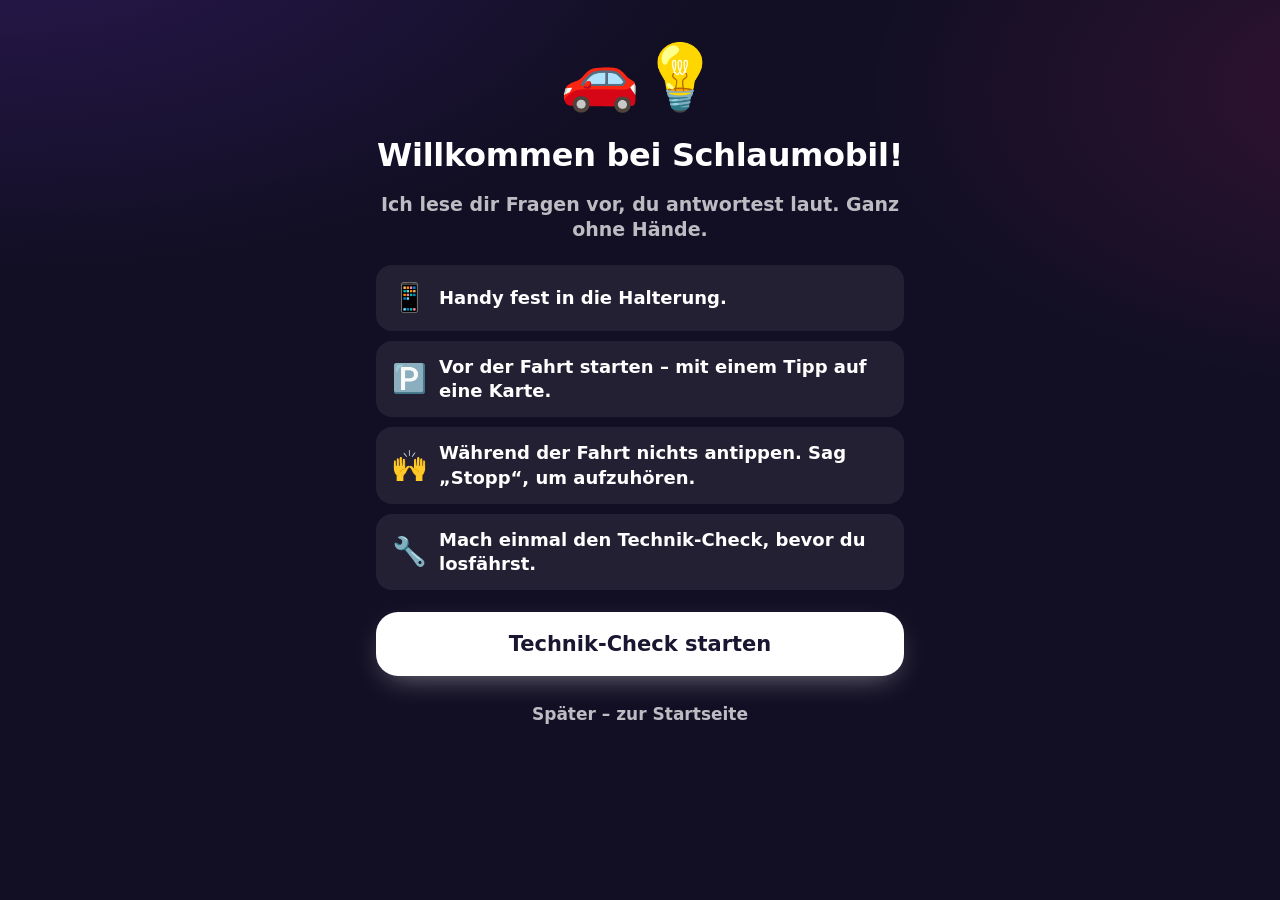
<file: index.html>
<!doctype html>
<html lang="de">
<head>
  <meta charset="utf-8">
  <meta name="viewport" content="width=device-width, initial-scale=1, viewport-fit=cover">
  <meta name="theme-color" content="#120f24">
  <meta name="color-scheme" content="dark">
  <meta name="description" content="Allgemeinwissen-Quiz per Sprache fürs Auto">
  <meta name="apple-mobile-web-app-title" content="Schlaumobil">
  <meta name="format-detection" content="telephone=no">
  <title>Schlaumobil</title>
  <link rel="manifest" href="manifest.webmanifest">
  <link rel="apple-touch-icon" href="icons/icon-180.png">
  <link rel="icon" type="image/png" sizes="192x192" href="icons/icon-192.png">
  <link rel="stylesheet" href="style.css">
</head>
<body>
  <main id="app">

    <!-- ═════════ Startseite ═════════ -->
    <section id="screen-start" class="screen" aria-labelledby="start-titel">
      <header class="kopf">
        <h1 id="start-titel" class="app-name" data-app-name>Schlaumobil</h1>
        <p id="fortschritt-zeile" class="fortschritt"></p>
      </header>
      <div id="hinweis-start" class="hinweis" hidden></div>
      <div id="karten" class="karten"></div>
      <nav class="unten">
        <button id="btn-technik" class="knopf-klein" type="button">🔧 Technik-Check</button>
        <button id="btn-einstellungen" class="knopf-klein" type="button">⚙️ Einstellungen</button>
      </nav>
    </section>

    <!-- ═════════ Erster Start ═════════ -->
    <section id="screen-intro" class="screen screen-text" hidden aria-labelledby="intro-titel">
      <div class="intro-emoji" aria-hidden="true">🚗💡</div>
      <h1 id="intro-titel">Willkommen bei <span data-app-name>Schlaumobil</span>!</h1>
      <p class="intro-text">Ich lese dir Fragen vor, du antwortest laut. Ganz ohne Hände.</p>
      <ol class="tipps">
        <li><span>📱</span> Handy fest in die Halterung.</li>
        <li><span>🅿️</span> Vor der Fahrt starten – mit einem Tipp auf eine Karte.</li>
        <li><span>🙌</span> Während der Fahrt nichts antippen. Sag „Stopp“, um aufzuhören.</li>
        <li><span>🔧</span> Mach einmal den Technik-Check, bevor du losfährst.</li>
      </ol>
      <button id="btn-intro-technik" class="knopf-gross" type="button">Technik-Check starten</button>
      <button id="btn-intro-ok" class="knopf-text" type="button">Später – zur Startseite</button>
    </section>

    <!-- ═════════ Fahrt ═════════ -->
    <section id="screen-fahrt" class="screen fahrt" hidden aria-live="polite">
      <div class="fahrt-kopf">
        <span id="fahrt-kat" class="fahrt-kat"></span>
        <span id="fahrt-zaehler" class="fahrt-zaehler"></span>
      </div>
      <div class="fahrt-mitte">
        <p id="fahrt-frage" class="frage"></p>
        <div id="fahrt-status" class="status" data-zustand="frage">
          <span class="status-symbol" aria-hidden="true"><span class="mikro">🎙️</span></span>
          <span id="fahrt-status-text" class="status-text"></span>
        </div>
        <p id="fahrt-zwischen" class="zwischen"></p>
        <div id="fahrt-loesung" class="loesung" hidden>
          <p id="fahrt-loesung-antwort" class="loesung-antwort"></p>
          <p id="fahrt-loesung-fact" class="loesung-fact"></p>
        </div>
        <p id="fahrt-hinweis" class="fahrt-hinweis" hidden></p>
      </div>
      <div class="fahrt-unten">
        <button id="btn-pause-weiter" class="knopf-gross knopf-weiter" type="button" hidden>Weiter ▶︎</button>
        <button id="btn-stopp" class="knopf-stopp" type="button">Stopp</button>
        <button id="btn-skip" class="knopf-text" type="button">Überspringen</button>
      </div>
      <form id="debug-panel" class="debug-panel" hidden>
        <strong>Debug</strong>
        <input id="debug-eingabe" type="text" placeholder="Antwort tippen …" autocomplete="off" autocapitalize="off">
        <button type="submit">Sagen</button>
        <button id="debug-stille" type="button">Stille</button>
        <button id="debug-netz" type="button">Netzfehler</button>
        <button id="debug-verboten" type="button">Kein Mikro</button>
      </form>
    </section>

    <!-- ═════════ Ergebnis ═════════ -->
    <section id="screen-ergebnis" class="screen screen-text" hidden aria-labelledby="ergebnis-titel">
      <div id="ergebnis-emoji" class="ergebnis-emoji" aria-hidden="true">🏁</div>
      <h1 id="ergebnis-titel">Fahrt beendet</h1>
      <p id="ergebnis-zahl" class="ergebnis-zahl"></p>
      <p id="ergebnis-unter" class="ergebnis-unter"></p>
      <h2 id="ergebnis-liste-titel" class="liste-titel" hidden>Das war noch nicht richtig</h2>
      <p id="ergebnis-liste-info" class="klein" hidden>Falsch verstanden? Tippe im Stand auf „War doch richtig“.</p>
      <ul id="ergebnis-liste" class="falsch-liste"></ul>
      <div class="knopf-reihe">
        <button id="btn-ergebnis-nochmal" class="knopf-gross" type="button">Nochmal fahren</button>
        <button id="btn-ergebnis-start" class="knopf-text" type="button">Zur Startseite</button>
      </div>
    </section>

    <!-- ═════════ Einstellungen ═════════ -->
    <section id="screen-einstellungen" class="screen screen-text" hidden aria-labelledby="einst-titel">
      <div class="leiste"><button class="zurueck" type="button" data-zurueck>‹ Zurück</button></div>
      <h1 id="einst-titel">Einstellungen</h1>

      <div class="gruppe">
        <label class="feld" for="einst-stimme">Stimme</label>
        <div class="zeile">
          <select id="einst-stimme"></select>
          <button id="btn-stimme-test" class="knopf-klein" type="button">▶︎ Test</button>
        </div>
        <p id="einst-stimme-info" class="klein"></p>
      </div>

      <div class="gruppe">
        <label class="feld" for="einst-tempo">Sprechtempo <output id="einst-tempo-wert"></output></label>
        <input id="einst-tempo" type="range" min="0.8" max="1.2" step="0.05">
      </div>

      <div class="gruppe">
        <label class="feld" for="einst-antwortzeit">Antwortzeit <output id="einst-antwortzeit-wert"></output></label>
        <input id="einst-antwortzeit" type="range" min="5" max="15" step="1">
      </div>

      <div class="gruppe">
        <label class="schalter"><input id="einst-funfact" type="checkbox"><span>Fun Fact auch bei richtiger Antwort</span></label>
        <label class="schalter"><input id="einst-sounds" type="checkbox"><span>Soundeffekte</span></label>
        <label class="schalter"><input id="einst-hoermodus" type="checkbox"><span>Hörmodus ohne Mikro</span></label>
        <p class="klein">Im Hörmodus liest die App Frage und Lösung vor – ohne Mikrofon und ohne Wertung.</p>
        <label class="feld" for="einst-denkpause">Denkpause im Hörmodus <output id="einst-denkpause-wert"></output></label>
        <input id="einst-denkpause" type="range" min="3" max="15" step="1">
      </div>

      <div class="gruppe">
        <h2>Protokoll</h2>
        <p class="klein">Die letzten 50 Erkennungen. Kopieren und an Claude schicken, wenn etwas nicht klappt.</p>
        <div class="zeile">
          <button id="btn-protokoll-kopieren" class="knopf-klein" type="button">📋 Protokoll kopieren</button>
          <button id="btn-protokoll-leeren" class="knopf-klein" type="button">Leeren</button>
        </div>
        <ol id="protokoll-liste" class="protokoll"></ol>
      </div>

      <div class="gruppe">
        <h2>Fortschritt</h2>
        <button id="btn-reset" class="knopf-gefahr" type="button">Fortschritt zurücksetzen</button>
      </div>
      <p id="version-info" class="klein mitte"></p>
    </section>

    <!-- ═════════ Technik-Check ═════════ -->
    <section id="screen-technik" class="screen screen-text" hidden aria-labelledby="technik-titel">
      <div class="leiste"><button class="zurueck" type="button" data-zurueck>‹ Zurück</button></div>
      <h1 id="technik-titel">Technik-Check</h1>
      <p class="klein">Einmal im Stand durchgehen. Am besten im Auto, mit Bluetooth verbunden.</p>

      <article class="check" id="check-ton">
        <div class="check-kopf"><span class="check-nr">1</span><h2>Ton</h2><span class="check-icon" data-status="offen">○</span></div>
        <p class="check-text">Ich spreche einen Testsatz.</p>
        <div class="zeile">
          <button class="knopf-klein knopf-aktiv" type="button" data-aktion="ton">▶︎ Testsatz</button>
          <button class="knopf-klein" type="button" data-aktion="ton-ja" hidden>✓ Gehört</button>
          <button class="knopf-klein" type="button" data-aktion="ton-nein" hidden>✗ Nichts gehört</button>
        </div>
        <div class="check-loesung" hidden></div>
      </article>

      <article class="check" id="check-mikro">
        <div class="check-kopf"><span class="check-nr">2</span><h2>Mikro &amp; Spracherkennung</h2><span class="check-icon" data-status="offen">○</span></div>
        <p class="check-text">Tippe auf Start und sag nach dem Piepton: „Ich bin bereit“.</p>
        <div class="zeile"><button class="knopf-klein knopf-aktiv" type="button" data-aktion="mikro">🎙️ Start</button></div>
        <p class="check-erkannt" hidden></p>
        <div class="check-loesung" hidden></div>
      </article>

      <article class="check" id="check-wach">
        <div class="check-kopf"><span class="check-nr">3</span><h2>Bildschirm bleibt an</h2><span class="check-icon" data-status="offen">○</span></div>
        <p class="check-text">Prüft, ob die App den Bildschirm wach halten kann.</p>
        <div class="zeile"><button class="knopf-klein knopf-aktiv" type="button" data-aktion="wach">Prüfen</button></div>
        <div class="check-loesung" hidden></div>
      </article>

      <article class="check" id="check-umgebung">
        <div class="check-kopf"><span class="check-nr">4</span><h2>Umgebung</h2><span class="check-icon" data-status="offen">○</span></div>
        <ul class="umgebung-liste"></ul>
        <div class="check-loesung" hidden></div>
      </article>
    </section>
  </main>

  <!-- Weiter nach Unterbrechung (Anruf, andere App) -->
  <div id="overlay-weiter" class="overlay" hidden>
    <div class="overlay-box">
      <div class="overlay-emoji" aria-hidden="true">⏸️</div>
      <h2>Fahrt pausiert</h2>
      <p>Die App war im Hintergrund. Weiter geht's mit einem Tipp.</p>
      <button id="btn-overlay-weiter" class="knopf-gross knopf-weiter" type="button">Weiter ▶︎</button>
      <button id="btn-overlay-ende" class="knopf-text" type="button">Fahrt beenden</button>
    </div>
  </div>

  <!-- Eigener Bestätigungsdialog (statt confirm) -->
  <div id="dialog" class="overlay" hidden role="dialog" aria-modal="true" aria-labelledby="dialog-titel">
    <div class="overlay-box">
      <h2 id="dialog-titel"></h2>
      <p id="dialog-text"></p>
      <div class="knopf-reihe">
        <button id="dialog-ja" class="knopf-gefahr" type="button"></button>
        <button id="dialog-nein" class="knopf-text" type="button"></button>
      </div>
    </div>
  </div>

  <div id="toast" class="toast" role="status" hidden></div>

  <script src="config.js"></script>
  <script src="pruefung.js"></script>
  <script src="fragen.js"></script>
  <script src="app.js"></script>
</body>
</html>
</file>
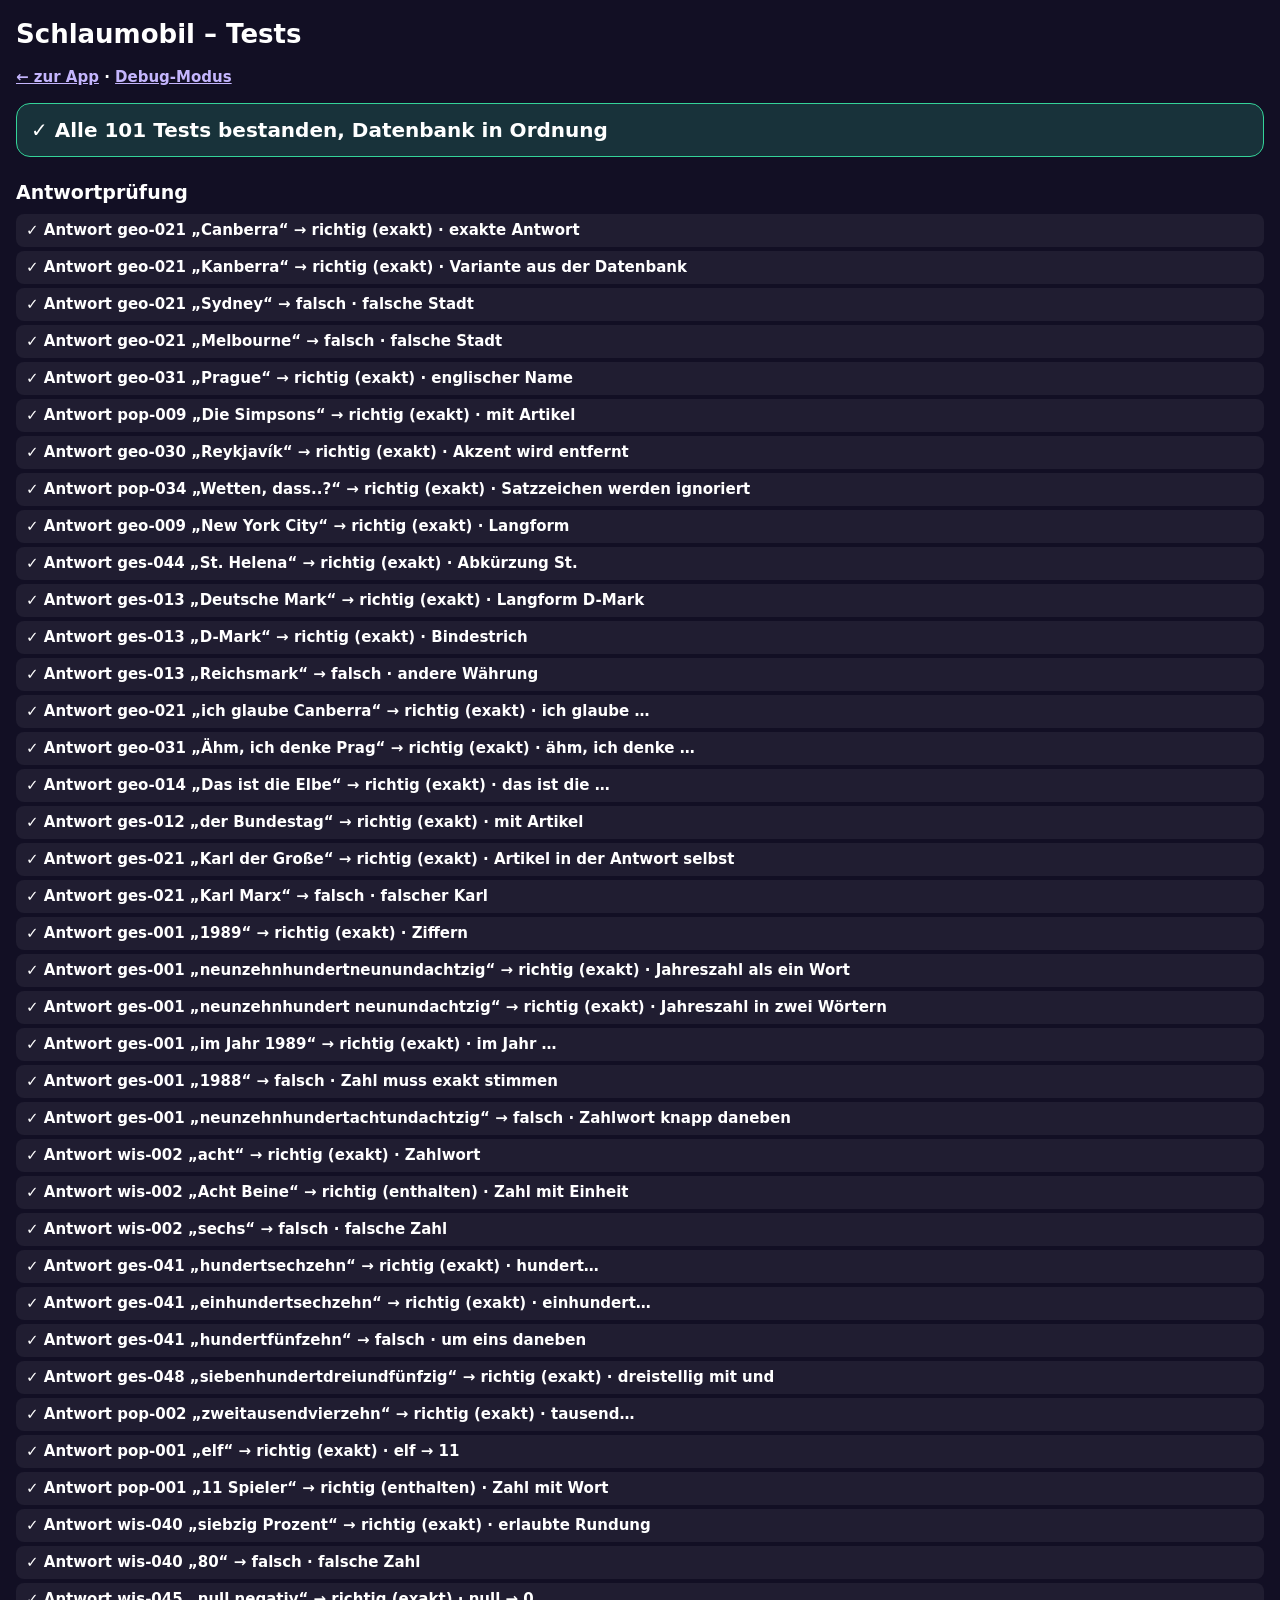
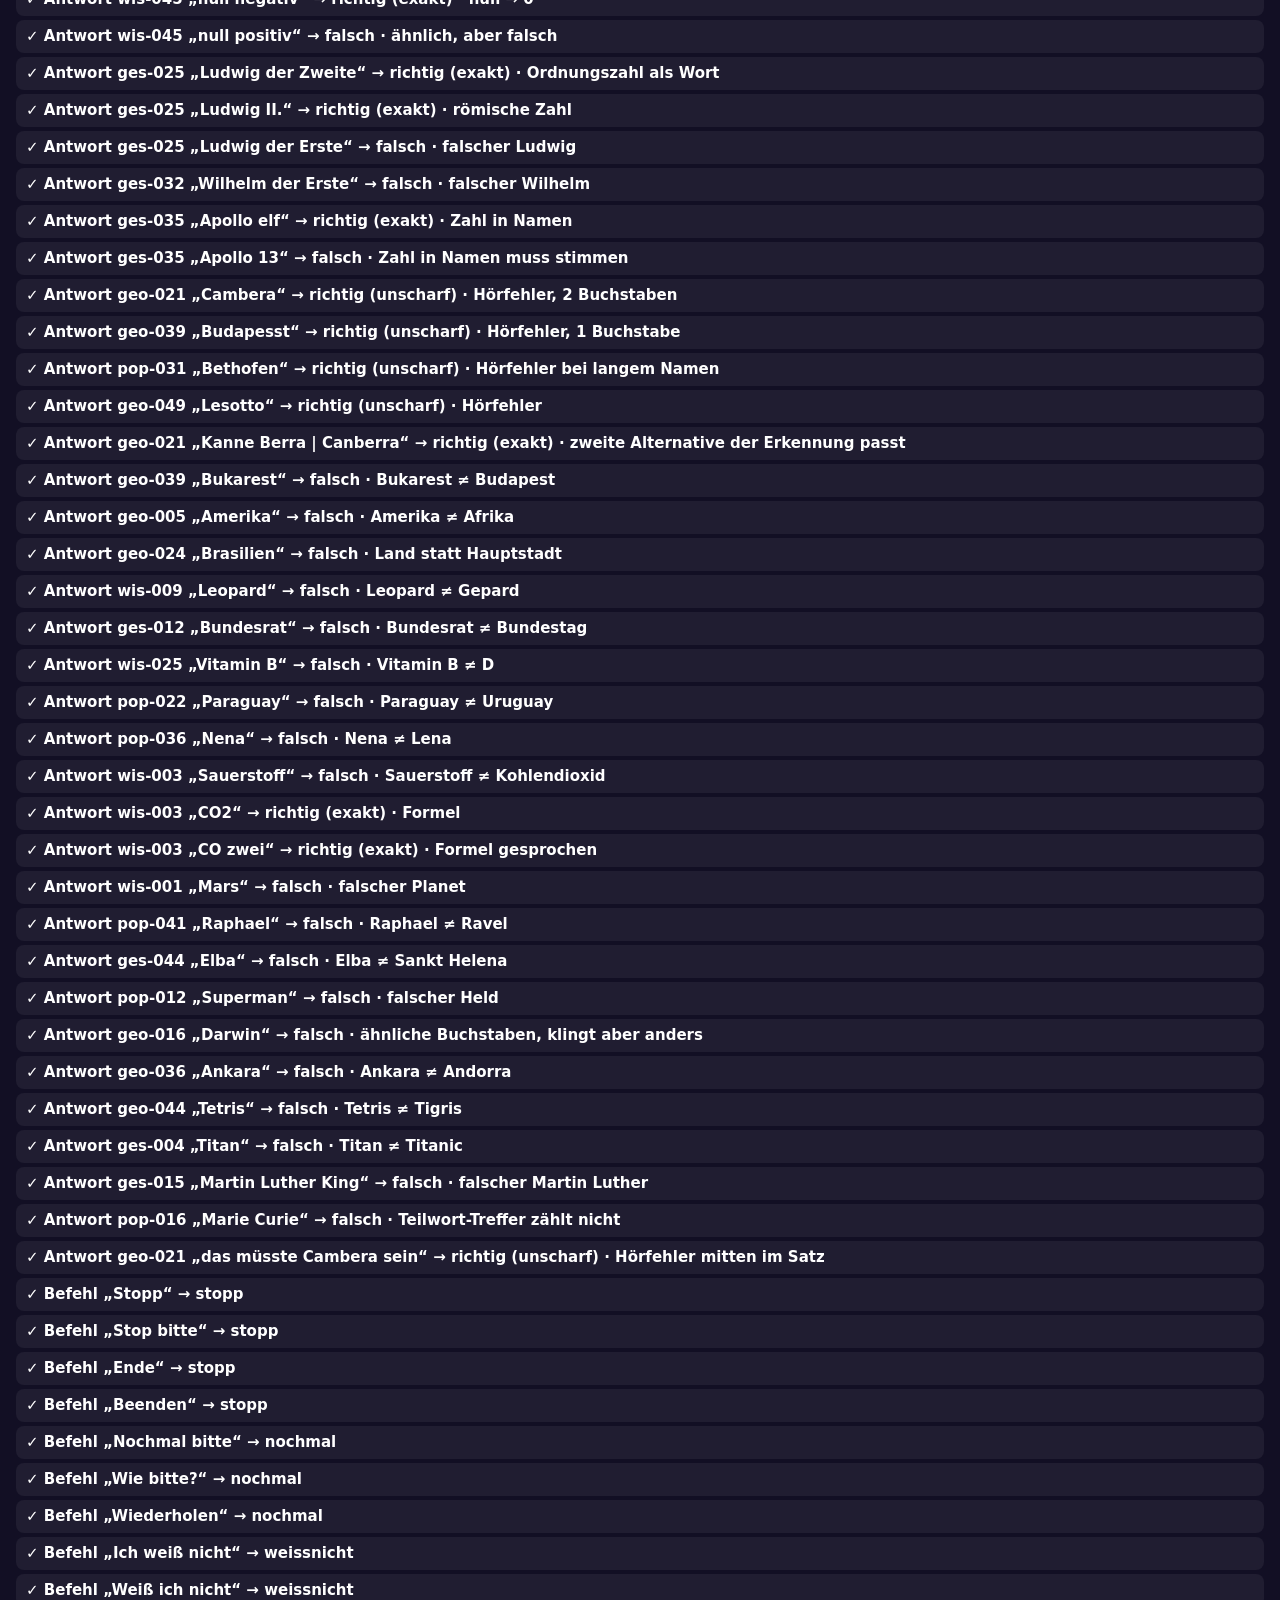
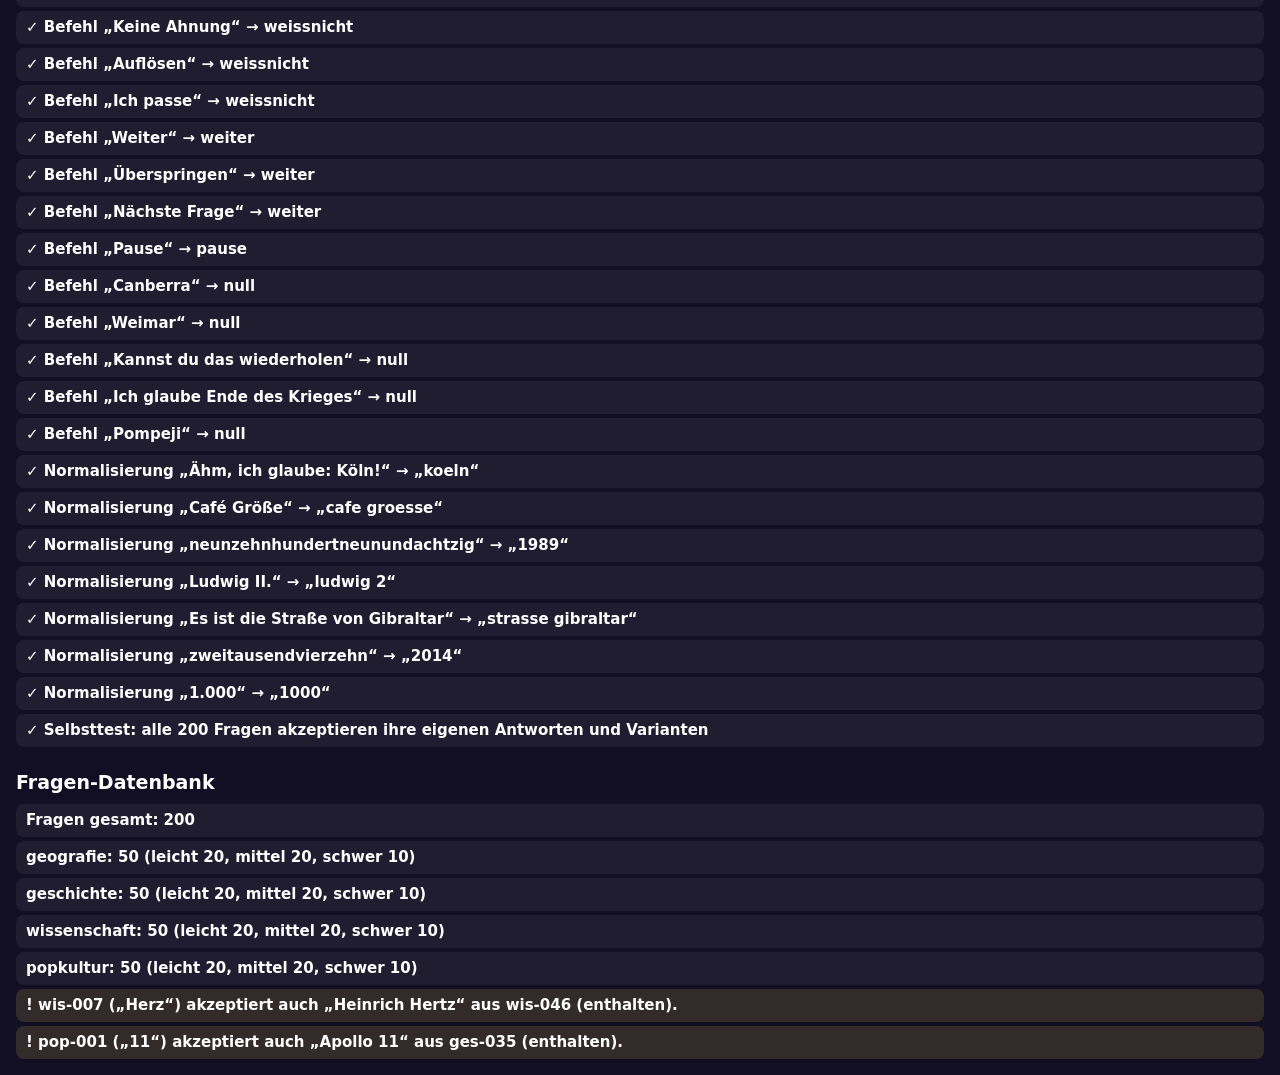
<file: tests.html>
<!doctype html>
<html lang="de">
<head>
  <meta charset="utf-8">
  <meta name="viewport" content="width=device-width, initial-scale=1">
  <title>Tests – Schlaumobil</title>
  <style>
    :root { color-scheme: dark; }
    body { margin: 0; padding: 16px; background: #120f24; color: #fff; font: 600 15px/1.4 ui-rounded, -apple-system, system-ui, sans-serif; }
    h1 { font-size: 26px; margin: 0 0 4px; }
    h2 { font-size: 19px; margin: 22px 0 8px; }
    .gesamt { font-size: 20px; padding: 12px 14px; border-radius: 14px; margin: 12px 0; }
    .gut { background: rgba(52, 211, 153, 0.18); border: 1px solid #34d399; }
    .schlecht { background: rgba(251, 113, 133, 0.18); border: 1px solid #fb7185; }
    ul { list-style: none; padding: 0; margin: 0; display: flex; flex-direction: column; gap: 4px; }
    li { padding: 6px 10px; border-radius: 8px; background: rgba(255, 255, 255, 0.06); word-break: break-word; }
    li.f { background: rgba(251, 113, 133, 0.2); }
    li.w { background: rgba(252, 211, 77, 0.14); }
    a { color: #c4b5fd; }
  </style>
</head>
<body>
  <h1>Schlaumobil – Tests</h1>
  <p><a href="./">← zur App</a> · <a href="./?debug=1">Debug-Modus</a></p>
  <div id="gesamt" class="gesamt"></div>
  <h2>Antwortprüfung</h2>
  <ul id="tests"></ul>
  <h2>Fragen-Datenbank</h2>
  <ul id="db"></ul>

  <script src="pruefung.js"></script>
  <script src="fragen.js"></script>
  <script src="tests/faelle.js"></script>
  <script src="tests/lauf.js"></script>
  <script src="tools/datenbank.js"></script>
  <script>
    (function () {
      var t = SchlaumobilTests.laufeTests(Pruefung, FRAGEN, TESTFAELLE);
      var db = SchlaumobilDatenbank.pruefeDatenbank(FRAGEN, Pruefung);
      function li(text, klasse) { var el = document.createElement("li"); el.textContent = text; if (klasse) el.className = klasse; return el; }
      var ul = document.getElementById("tests");
      t.details.slice().sort(function (a, b) { return a.ok - b.ok; }).forEach(function (d) { ul.appendChild(li((d.ok ? "✓ " : "✗ ") + d.text, d.ok ? "" : "f")); });
      var dbl = document.getElementById("db");
      var s = db.statistik;
      dbl.appendChild(li("Fragen gesamt: " + s.gesamt));
      Object.keys(s.proKategorie).forEach(function (k) {
        var d = s.proSchwierigkeit[k];
        dbl.appendChild(li(k + ": " + s.proKategorie[k] + " (leicht " + d[1] + ", mittel " + d[2] + ", schwer " + d[3] + ")"));
      });
      db.fehler.forEach(function (f) { dbl.appendChild(li("✗ " + f, "f")); });
      db.warnungen.forEach(function (w) { dbl.appendChild(li("! " + w, "w")); });
      var fehler = t.fehler + db.fehler.length;
      var g = document.getElementById("gesamt");
      g.className = "gesamt " + (fehler ? "schlecht" : "gut");
      g.textContent = fehler ? "✗ " + fehler + " Fehler" : "✓ Alle " + (t.ok) + " Tests bestanden, Datenbank in Ordnung";
      document.title = (fehler ? "✗ " : "✓ ") + document.title;
      window.TESTERGEBNIS = { ok: t.ok, fehler: fehler };
    })();
  </script>
</body>
</html>
</file>
<file: style.css>
/* ═════════ Schlaumobil – Design ═════════ */
:root {
  --bg: #120f24;
  --bg-2: #1c1836;
  --flaeche: rgba(255, 255, 255, 0.07);
  --flaeche-2: rgba(255, 255, 255, 0.12);
  --rand: rgba(255, 255, 255, 0.12);
  --text: #ffffff;
  --text-2: rgba(255, 255, 255, 0.72);
  --text-3: rgba(255, 255, 255, 0.5);
  --gruen: #34d399;
  --rot: #fb7185;
  --gelb: #fcd34d;
  --stopp: #b4233a;
  --radius: 28px;
  --radius-klein: 16px;
  --schrift: ui-rounded, "SF Pro Rounded", "SF Pro Display", -apple-system, system-ui, "Segoe UI", Roboto, "Helvetica Neue", Arial, sans-serif;
  --sicher-oben: env(safe-area-inset-top, 0px);
  --sicher-unten: env(safe-area-inset-bottom, 0px);
  --uebergang: 260ms cubic-bezier(0.2, 0.7, 0.2, 1);
  color-scheme: dark;
}

* { box-sizing: border-box; -webkit-tap-highlight-color: transparent; }
html { -webkit-text-size-adjust: 100%; text-size-adjust: 100%; }
html, body { margin: 0; padding: 0; background: var(--bg); color: var(--text); }
body {
  font-family: var(--schrift);
  font-weight: 600;
  line-height: 1.35;
  min-height: 100vh;
  min-height: 100dvh;
  overflow-x: hidden;
  background:
    radial-gradient(1200px 600px at 0% -10%, rgba(124, 58, 237, 0.22), transparent 60%),
    radial-gradient(900px 500px at 110% 10%, rgba(219, 39, 119, 0.16), transparent 60%),
    var(--bg);
  background-attachment: fixed;
}
button, input, select { font: inherit; color: inherit; }
button { cursor: pointer; border: 0; background: none; touch-action: manipulation; }
button:focus-visible, input:focus-visible, select:focus-visible { outline: 3px solid #fff; outline-offset: 3px; }
[hidden] { display: none !important; }
h1, h2 { margin: 0; font-weight: 900; letter-spacing: -0.01em; }

#app { max-width: 560px; margin: 0 auto; }
.screen {
  min-height: 100vh;
  min-height: 100dvh;
  padding: calc(16px + var(--sicher-oben)) 16px calc(16px + var(--sicher-unten));
  animation: rein var(--uebergang);
}
@keyframes rein { from { opacity: 0; transform: translateY(8px); } to { opacity: 1; transform: none; } }

/* ───── Startseite ───── */
#screen-start { display: flex; flex-direction: column; gap: 14px; }
.kopf { padding: 4px 4px 0; }
.app-name { font-size: 40px; line-height: 1.05; font-weight: 900; letter-spacing: -0.02em; }
.app-name::after { content: " 🚗"; font-size: 30px; }
.fortschritt { margin: 6px 0 0; color: var(--text-2); font-size: 16px; font-weight: 700; }

.karten {
  flex: 1;
  display: grid; grid-template-columns: 1fr 1fr; gap: 12px;
  grid-template-rows: minmax(140px, 0.85fr) minmax(158px, 1fr) minmax(158px, 1fr);
  max-height: 640px;
}
.karte {
  position: relative;
  display: flex; flex-direction: column; justify-content: space-between;
  min-height: 158px;
  padding: 16px;
  border-radius: var(--radius);
  text-align: left;
  color: #fff;
  background: linear-gradient(145deg, var(--c1), var(--c2));
  box-shadow: 0 10px 28px -10px var(--c2), inset 0 1px 0 rgba(255, 255, 255, 0.25);
  overflow: hidden;
  transition: transform 140ms ease, filter 140ms ease;
}
.karte::before {
  content: "";
  position: absolute; inset: -40% -30% auto auto;
  width: 160px; height: 160px; border-radius: 50%;
  background: rgba(255, 255, 255, 0.14);
  pointer-events: none;
}
.karte:active { transform: scale(0.965); filter: brightness(1.08); }
.karte-emoji { font-size: 46px; line-height: 1; filter: drop-shadow(0 4px 8px rgba(0, 0, 0, 0.25)); }
.karte-name { font-size: 21px; line-height: 1.08; font-weight: 900; text-shadow: 0 1px 2px rgba(0, 0, 0, 0.25); hyphens: auto; -webkit-hyphens: auto; }
.karte-info {
  align-self: flex-start;
  margin-top: 8px;
  padding: 3px 10px;
  border-radius: 999px;
  background: rgba(0, 0, 0, 0.22);
  font-size: 13px; font-weight: 800;
}
.karte-unten { display: flex; flex-direction: column; position: relative; }
.karte:not(.karte-gross) .karte-name { font-size: 19px; }
.karte-gross { grid-column: 1 / -1; min-height: 150px; flex-direction: row; align-items: center; gap: 16px; }
.karte-gross .karte-emoji { font-size: 72px; }
.karte-gross .karte-name { font-size: 32px; }
.karte-gross .karte-text { display: flex; flex-direction: column; }
.karte-gross .karte-unter { font-size: 15px; font-weight: 700; opacity: 0.88; margin-top: 2px; }

.unten { display: grid; grid-template-columns: 1fr 1fr; gap: 12px; margin-top: auto; padding-top: 4px; }
.knopf-klein {
  display: inline-flex; align-items: center; justify-content: center; gap: 6px;
  min-height: 48px; padding: 10px 16px;
  border-radius: var(--radius-klein);
  background: var(--flaeche);
  border: 1px solid var(--rand);
  font-size: 16px; font-weight: 800;
}
.knopf-klein:active { background: var(--flaeche-2); }
.knopf-aktiv { background: #fff; color: #1a1530; border-color: #fff; }
.knopf-aktiv:active { background: #e8e6f3; }

.hinweis {
  padding: 14px 16px;
  border-radius: var(--radius-klein);
  background: rgba(252, 211, 77, 0.12);
  border: 1px solid rgba(252, 211, 77, 0.4);
  color: #fff3c4;
  font-size: 15px;
}
.hinweis strong { display: block; font-size: 16px; margin-bottom: 4px; color: #fff; }
.hinweis ol { margin: 6px 0 0; padding-left: 20px; }
.hinweis li { margin: 3px 0; }
.hinweis .knopf-klein { margin-top: 10px; min-height: 40px; }

/* ───── Text-Screens ───── */
.screen-text { display: flex; flex-direction: column; gap: 14px; }
.screen-text h1 { font-size: 32px; }
.screen-text h2 { font-size: 20px; }
.leiste { display: flex; }
.zurueck { font-size: 18px; font-weight: 800; color: var(--text-2); padding: 8px 4px; min-height: 44px; }
.klein { font-size: 14px; color: var(--text-2); margin: 0; }
.mitte { text-align: center; }

.knopf-gross {
  width: 100%;
  min-height: 64px;
  padding: 16px 20px;
  border-radius: 22px;
  background: #fff; color: #1a1530;
  font-size: 21px; font-weight: 900;
  box-shadow: 0 10px 30px -12px rgba(255, 255, 255, 0.5);
  transition: transform 120ms ease;
}
.knopf-gross:active { transform: scale(0.98); }
.knopf-text { min-height: 48px; padding: 10px; font-size: 17px; font-weight: 800; color: var(--text-2); }
.knopf-gefahr {
  min-height: 52px; padding: 12px 18px;
  border-radius: var(--radius-klein);
  background: rgba(251, 113, 133, 0.16); color: #ffd1d9;
  border: 1px solid rgba(251, 113, 133, 0.5);
  font-size: 17px; font-weight: 800;
}
.knopf-reihe { display: flex; flex-direction: column; gap: 6px; margin-top: 8px; }

/* Intro */
.intro-emoji { font-size: 64px; text-align: center; margin-top: 18px; }
#screen-intro h1 { text-align: center; }
.intro-text { text-align: center; font-size: 19px; color: var(--text-2); margin: 0; }
.tipps { list-style: none; margin: 8px 0; padding: 0; display: flex; flex-direction: column; gap: 10px; }
.tipps li {
  display: flex; gap: 12px; align-items: center;
  padding: 14px 16px; border-radius: var(--radius-klein);
  background: var(--flaeche); font-size: 18px; font-weight: 700;
}
.tipps li span { font-size: 28px; }

/* ───── Fahrt ───── */
.fahrt {
  --d1: #1d1535; --d2: #2b1230; --akzent: #d8b4fe;
  display: flex; flex-direction: column;
  background: linear-gradient(170deg, var(--d1), var(--d2));
  transition: background var(--uebergang);
}
body.in-fahrt { background: #0b0916; }
body.in-fahrt #app { max-width: none; }
.fahrt-kopf { display: flex; justify-content: space-between; align-items: center; gap: 12px; }
.fahrt-kat {
  padding: 6px 12px; border-radius: 999px;
  background: rgba(255, 255, 255, 0.08);
  color: var(--akzent); font-size: 16px; font-weight: 800;
}
.fahrt-zaehler { font-size: 18px; font-weight: 800; color: var(--text-2); font-variant-numeric: tabular-nums; }
.fahrt-mitte {
  flex: 1;
  display: flex; flex-direction: column; justify-content: center; gap: 18px;
  padding: 12px 2px;
  max-width: 720px; width: 100%; margin: 0 auto;
}
.frage {
  margin: 0;
  font-size: clamp(27px, 7.6vw, 44px);
  line-height: 1.16;
  font-weight: 900;
  letter-spacing: -0.01em;
  color: #f5f3ff;
  transition: opacity var(--uebergang);
}
.status { display: flex; align-items: center; gap: 14px; min-height: 64px; }
.status-symbol {
  position: relative;
  flex: 0 0 auto;
  width: 60px; height: 60px; border-radius: 50%;
  display: grid; place-items: center;
  background: rgba(255, 255, 255, 0.08);
  font-size: 30px;
  transition: background var(--uebergang), transform var(--uebergang);
}
.status-symbol .mikro { opacity: 0.35; transition: opacity var(--uebergang); }
.status-text { font-size: 28px; font-weight: 900; line-height: 1.1; }
.status[data-zustand="frage"] .status-text { color: var(--text-2); }
.status[data-zustand="hoere"] .status-symbol { background: var(--akzent); }
.status[data-zustand="hoere"] .mikro { opacity: 1; }
.status[data-zustand="hoere"] .status-symbol::after {
  content: ""; position: absolute; inset: -6px; border-radius: 50%;
  border: 3px solid var(--akzent);
  animation: puls 1.4s ease-out infinite;
}
@keyframes puls { from { transform: scale(0.9); opacity: 0.9; } to { transform: scale(1.5); opacity: 0; } }
.status[data-zustand="richtig"] .status-symbol { background: rgba(52, 211, 153, 0.25); }
.status[data-zustand="richtig"] .status-text { color: var(--gruen); }
.status[data-zustand="falsch"] .status-symbol { background: rgba(251, 113, 133, 0.22); }
.status[data-zustand="falsch"] .status-text { color: var(--rot); }
.status[data-zustand="loesung"] .status-text { color: var(--gelb); }
.status[data-zustand="pause"] .status-text { color: var(--akzent); }
.status:not([data-zustand="hoere"]) .mikro { display: none; }
.status[data-zustand="richtig"] .status-symbol::before { content: "✓"; color: var(--gruen); font-weight: 900; }
.status[data-zustand="falsch"] .status-symbol::before { content: "✗"; color: var(--rot); font-weight: 900; }
.status[data-zustand="loesung"] .status-symbol::before { content: "💡"; }
.status[data-zustand="frage"] .status-symbol::before { content: "🔊"; font-size: 26px; }
.status[data-zustand="pause"] .status-symbol::before { content: "⏸"; }
.status[data-zustand="ende"] .status-symbol::before { content: "🏁"; }
.zwischen { margin: -6px 0 0; min-height: 22px; font-size: 18px; color: var(--text-3); font-style: italic; }
.loesung { padding: 14px 16px; border-radius: 20px; background: rgba(255, 255, 255, 0.07); animation: rein var(--uebergang); }
.loesung-antwort { margin: 0; font-size: 26px; font-weight: 900; color: #fff; }
.loesung-fact { margin: 6px 0 0; font-size: 17px; color: var(--text-2); font-weight: 600; }
.fahrt-hinweis { margin: 0; padding: 12px 14px; border-radius: 16px; background: rgba(252, 211, 77, 0.12); color: #fff3c4; font-size: 15px; }
.fahrt-unten { display: flex; flex-direction: column; gap: 4px; }
.knopf-stopp {
  width: 100%; min-height: 76px;
  border-radius: 24px;
  background: var(--stopp);
  font-size: 26px; font-weight: 900; letter-spacing: 0.02em;
  box-shadow: 0 10px 30px -12px rgba(180, 35, 58, 0.8);
}
.knopf-stopp:active { transform: scale(0.98); filter: brightness(1.1); }
.knopf-weiter { background: var(--gruen); color: #062b1f; margin-bottom: 8px; }

/* Debug */
.debug-panel {
  display: flex; flex-wrap: wrap; gap: 6px; align-items: center;
  margin-top: 10px; padding: 10px; border-radius: 14px;
  background: rgba(0, 0, 0, 0.35); border: 1px dashed rgba(255, 255, 255, 0.3);
  font-size: 14px;
}
.debug-panel input { flex: 1 1 140px; min-height: 40px; padding: 6px 10px; border-radius: 10px; border: 1px solid var(--rand); background: rgba(255, 255, 255, 0.08); }
.debug-panel.hoert { border-color: #34d399; box-shadow: 0 0 0 2px rgba(52, 211, 153, 0.35); }
.debug-panel button { min-height: 40px; padding: 6px 10px; border-radius: 10px; background: rgba(255, 255, 255, 0.14); font-weight: 800; }

/* ───── Ergebnis ───── */
#screen-ergebnis { text-align: center; }
.ergebnis-emoji { font-size: 72px; margin-top: 20px; }
.ergebnis-zahl { margin: 0; font-size: 56px; font-weight: 900; line-height: 1; letter-spacing: -0.02em; }
.ergebnis-unter { margin: 0; font-size: 18px; color: var(--text-2); }
.liste-titel { margin-top: 10px; text-align: left; }
#ergebnis-liste-info { text-align: left; }
.falsch-liste { list-style: none; margin: 0; padding: 0; display: flex; flex-direction: column; gap: 10px; text-align: left; }
.falsch-liste li { padding: 14px; border-radius: 18px; background: var(--flaeche); border: 1px solid var(--rand); }
.falsch-frage { margin: 0; font-size: 17px; font-weight: 800; }
.falsch-detail { margin: 6px 0 0; font-size: 15px; color: var(--text-2); }
.falsch-detail b { color: #fff; }
.falsch-liste .knopf-klein { margin-top: 10px; min-height: 42px; font-size: 15px; }
.falsch-liste li.korrigiert { border-color: rgba(52, 211, 153, 0.5); background: rgba(52, 211, 153, 0.1); }

/* ───── Einstellungen ───── */
.gruppe { display: flex; flex-direction: column; gap: 10px; padding: 16px; border-radius: 22px; background: var(--flaeche); border: 1px solid var(--rand); }
.feld { font-size: 17px; font-weight: 800; display: flex; justify-content: space-between; }
.feld output { color: var(--text-2); }
.zeile { display: flex; gap: 8px; flex-wrap: wrap; align-items: center; }
select {
  flex: 1 1 0; min-width: 0; max-width: 100%; min-height: 48px; padding: 8px 12px;
  text-overflow: ellipsis;
  border-radius: 14px; border: 1px solid var(--rand);
  background: var(--bg-2); font-size: 16px; font-weight: 700;
}
input[type="range"] { width: 100%; height: 36px; accent-color: #a78bfa; }
.schalter { display: flex; align-items: center; gap: 12px; min-height: 44px; font-size: 17px; font-weight: 700; }
.schalter input { width: 26px; height: 26px; accent-color: #34d399; flex: 0 0 auto; }
.protokoll { margin: 0; padding: 0; list-style: none; display: flex; flex-direction: column; gap: 6px; max-height: 360px; overflow: auto; }
.protokoll li { padding: 8px 10px; border-radius: 12px; background: rgba(0, 0, 0, 0.25); font-size: 13px; color: var(--text-2); font-weight: 600; word-break: break-word; }
.protokoll li b { color: #fff; }

/* ───── Technik-Check ───── */
.check { padding: 16px; border-radius: 22px; background: var(--flaeche); border: 1px solid var(--rand); display: flex; flex-direction: column; gap: 10px; }
.check-kopf { display: flex; align-items: center; gap: 12px; }
.check-kopf h2 { flex: 1; font-size: 19px; }
.check-nr { width: 32px; height: 32px; border-radius: 50%; display: grid; place-items: center; background: var(--flaeche-2); font-weight: 900; }
.check-icon { font-size: 34px; font-weight: 900; line-height: 1; color: var(--text-3); }
.check-icon[data-status="ok"] { color: var(--gruen); }
.check-icon[data-status="fehler"] { color: var(--rot); }
.check-icon[data-status="warnung"] { color: var(--gelb); }
.check-icon[data-status="laeuft"] { color: var(--text); animation: blinken 1s ease-in-out infinite; }
@keyframes blinken { 50% { opacity: 0.3; } }
.check-text { margin: 0; color: var(--text-2); font-size: 16px; }
.check-erkannt { margin: 0; font-size: 17px; }
.check-loesung { padding: 12px 14px; border-radius: 14px; background: rgba(251, 113, 133, 0.1); border: 1px solid rgba(251, 113, 133, 0.35); font-size: 15px; color: #ffe4e8; }
.check-loesung.ist-ok { background: rgba(52, 211, 153, 0.1); border-color: rgba(52, 211, 153, 0.35); color: #d1fae5; }
.check-loesung.ist-warnung { background: rgba(252, 211, 77, 0.1); border-color: rgba(252, 211, 77, 0.35); color: #fff3c4; }
.check-loesung ul { margin: 6px 0 0; padding-left: 20px; }
.check-loesung li { margin: 4px 0; }
.umgebung-liste { list-style: none; margin: 0; padding: 0; display: flex; flex-direction: column; gap: 6px; font-size: 16px; }
.umgebung-liste li { display: flex; justify-content: space-between; gap: 10px; }
.umgebung-liste li span:last-child { font-weight: 800; text-align: right; }

/* ───── Overlays ───── */
.overlay {
  position: fixed; inset: 0; z-index: 50;
  display: grid; place-items: center;
  padding: 16px;
  background: rgba(8, 6, 18, 0.82);
  backdrop-filter: blur(8px); -webkit-backdrop-filter: blur(8px);
  animation: rein var(--uebergang);
}
.overlay-box {
  width: 100%; max-width: 420px;
  padding: 24px 20px 16px;
  border-radius: 28px;
  background: var(--bg-2); border: 1px solid var(--rand);
  text-align: center;
  display: flex; flex-direction: column; gap: 10px;
}
.overlay-box h2 { font-size: 26px; }
.overlay-box p { margin: 0; color: var(--text-2); font-size: 17px; }
.overlay-emoji { font-size: 54px; }

.toast {
  position: fixed; left: 50%; bottom: calc(24px + var(--sicher-unten)); z-index: 60;
  transform: translateX(-50%);
  max-width: calc(100% - 32px);
  padding: 12px 18px; border-radius: 999px;
  background: #fff; color: #1a1530; font-weight: 800; font-size: 16px;
  box-shadow: 0 12px 30px -10px rgba(0, 0, 0, 0.6);
  animation: rein var(--uebergang);
}

@media (min-width: 700px) {
  .karte { min-height: 180px; }
}
@media (prefers-reduced-motion: reduce) {
  *, *::before, *::after { animation: none !important; transition: none !important; }
}
</file>
